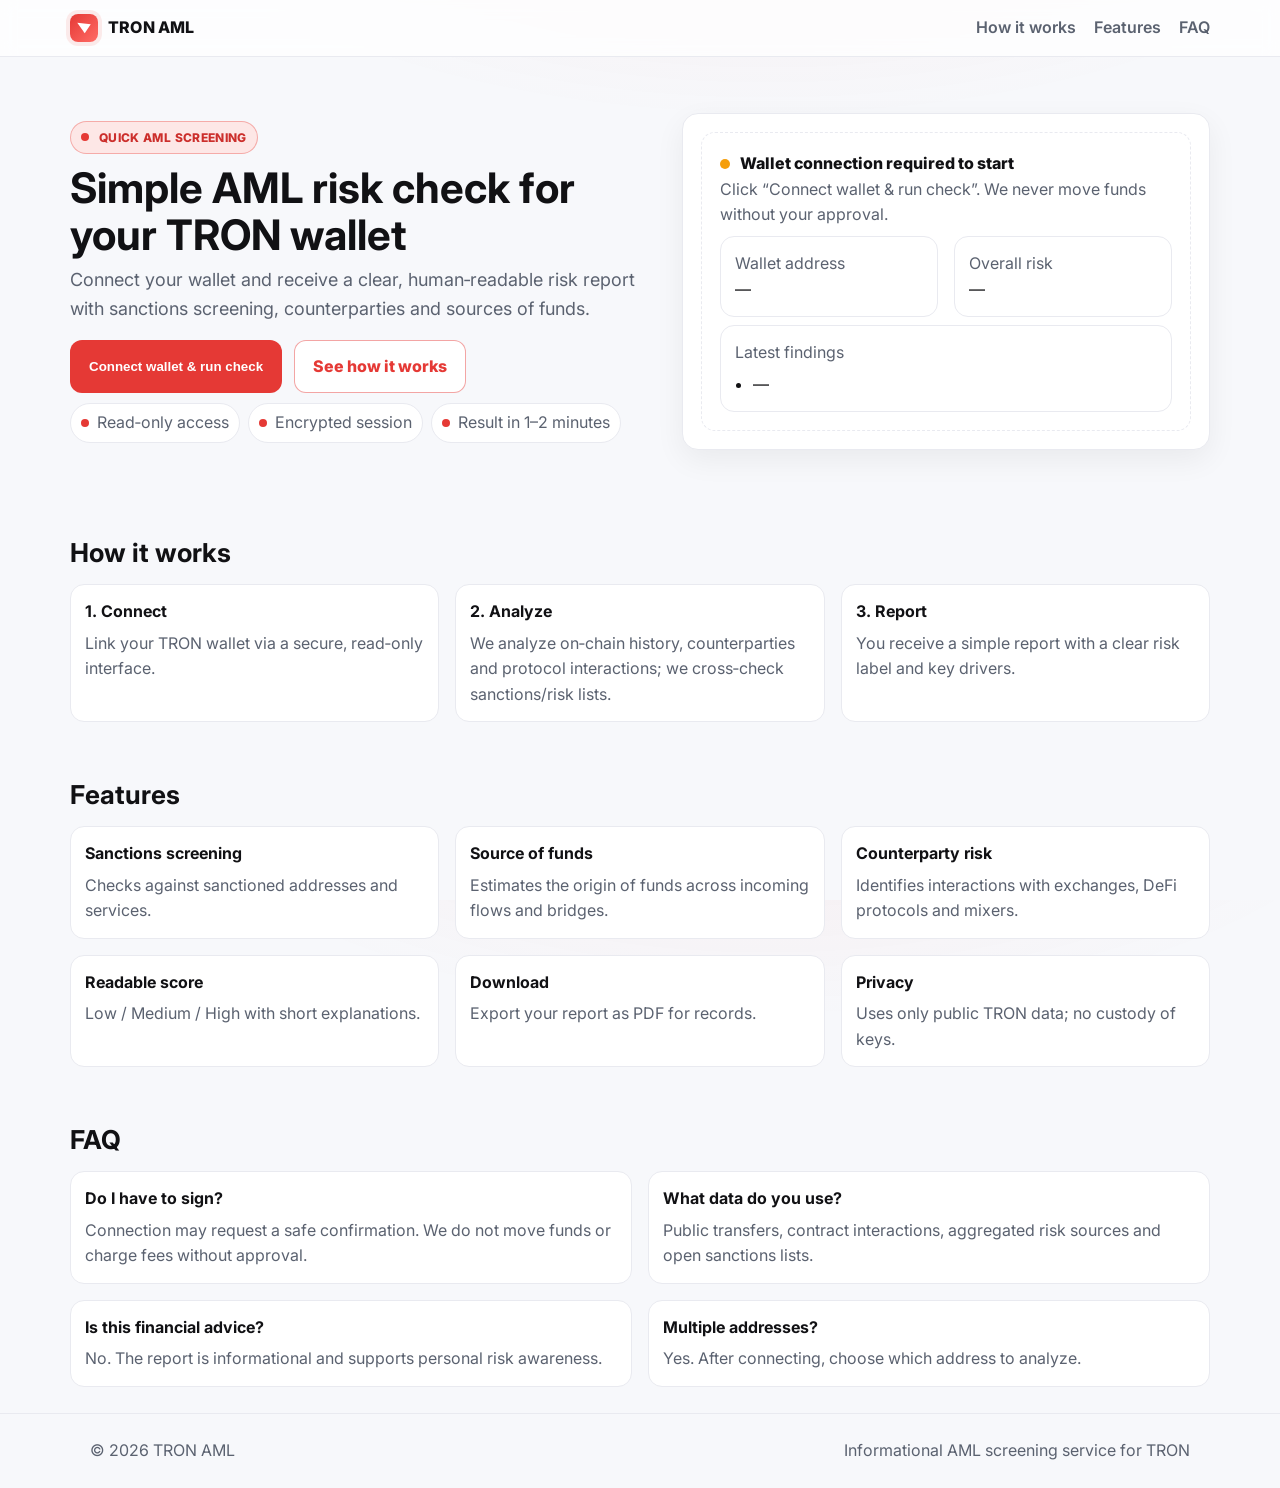
<file: index.html>
<!doctype html>
<html lang="en">
<head>
  <meta charset="utf-8" />
  <meta name="viewport" content="width=device-width, initial-scale=1" />
  <title>TRON AML Screening — Simple Wallet Risk Check</title>
  <meta name="description" content="Screen a TRON wallet for AML risk in minutes. Connect your wallet and get a clear, human‑readable risk report." />
  <meta name="theme-color" content="#ffffff" />
  <link rel="preconnect" href="https://fonts.googleapis.com" />
  <link rel="preconnect" href="https://fonts.gstatic.com" crossorigin />
  <link href="https://fonts.googleapis.com/css2?family=Inter:wght@400;500;600;700;800&display=swap" rel="stylesheet" />
  <style>
    :root{
      --bg:#f7f8fb;
      --panel:#ffffff;
      --ink:#111114;
      --muted:#5b6270;
      --line:#e9eaf0;
      --brand:#e53935;
      --brand-600:#cc2f2c;
      --brand-100:#fde7e6;
      --ok:#16a34a;
      --warn:#f59e0b;
    }
    *{box-sizing:border-box}
    html,body{height:100%}
    body{margin:0;background:radial-gradient(1100px 500px at 60% -20%, rgba(229,57,53,.08), transparent 60%), var(--bg);color:var(--ink);font:16px/1.6 Inter, system-ui, -apple-system, Segoe UI, Roboto, Helvetica, Arial}
    a{color:inherit;text-decoration:none}
    .container{max-width:1140px;margin:0 auto;padding:0 20px}

    header{position:sticky;top:0;z-index:40;background:rgba(255,255,255,.75);backdrop-filter:saturate(140%) blur(8px);border-bottom:1px solid var(--line)}
    .nav{display:flex;align-items:center;justify-content:space-between;padding:14px 0}
    .brand{display:flex;gap:10px;align-items:center;font-weight:800;letter-spacing:.2px}
    .logo{width:28px;height:28px;border-radius:8px;background:linear-gradient(135deg, var(--brand), #ff6b66);display:grid;place-items:center;box-shadow:0 0 0 4px rgba(229,57,53,.10)}
    .logo svg{width:18px;height:18px;fill:#fff}
    .nav-links{display:flex;gap:18px}
    .nav-links a{color:var(--muted);font-weight:600}
    .nav-links a:hover{color:var(--ink)}

    .hero{display:grid;grid-template-columns:1.05fr .95fr;gap:28px;align-items:center;padding:56px 0}
    .eyebrow{display:inline-flex;align-items:center;gap:10px;background:var(--brand-100);border:1px solid rgba(229,57,53,.35);color:var(--brand-600);padding:6px 10px;border-radius:999px;font-size:12px;font-weight:800;letter-spacing:.35px;text-transform:uppercase}
    .eyebrow .dot{width:8px;height:8px;border-radius:999px;background:var(--brand)}
    h1{margin:10px 0 8px;font-size:42px;line-height:1.12}
    .lead{margin:0 0 16px;color:var(--muted);font-size:18px}

    .cta{display:flex;flex-wrap:wrap;gap:12px}
    .btn{display:inline-flex;align-items:center;justify-content:center;gap:10px;padding:13px 18px;border-radius:12px;font-weight:800;border:1px solid var(--line)}
    .btn-primary{background:var(--brand);color:#fff;border-color:transparent}
    .btn-primary:hover{background:var(--brand-600)}
    .btn-outline{background:#fff;color:var(--brand);border-color:rgba(229,57,53,.45)}
    .btn:focus-visible{outline:3px solid rgba(229,57,53,.35);outline-offset:2px}

    .card{border:1px solid var(--line);border-radius:16px;background:var(--panel);box-shadow:0 10px 30px rgba(17,17,20,.06)}
    .panel{padding:18px;border-radius:14px;background:#fff;border:1px dashed var(--line)}

    .grid-3{display:grid;grid-template-columns:repeat(3,1fr);gap:16px}
    .grid-2{display:grid;grid-template-columns:repeat(2,1fr);gap:16px}

    .section{padding:26px 0}
    .section h2{margin:0 0 10px;font-size:26px}
    .muted{color:var(--muted)}

    .status{display:inline-flex;align-items:center;gap:10px;font-weight:800}
    .lamp{width:10px;height:10px;border-radius:999px;background:var(--warn)}
    .status.ready .lamp{background:var(--ok)}

    .kpis{display:grid;grid-template-columns:repeat(3,1fr);gap:12px;margin-top:8px}
    .kpi{padding:12px 14px;border-radius:12px;background:#fff;border:1px solid var(--line);text-align:center}
    .kpi strong{display:block;font-size:20px}
    .kpi span{color:var(--muted);font-size:12px}

    .feature{padding:14px;border-radius:14px;background:#fff;border:1px solid var(--line)}
    .feature strong{display:block;margin-bottom:6px}

    .trust{display:flex;gap:8px;flex-wrap:wrap;margin-top:10px}
    .chip{display:inline-flex;align-items:center;gap:8px;padding:6px 10px;border-radius:999px;background:#fff;border:1px solid var(--line);color:var(--muted)}
    .chip .dot{width:8px;height:8px;border-radius:999px;background:var(--brand)}

    footer{padding:24px 0;border-top:1px solid var(--line);color:var(--muted)}

    @media (max-width: 980px){.hero{grid-template-columns:1fr;padding:36px 0}.grid-3{grid-template-columns:1fr 1fr}.grid-2{grid-template-columns:1fr} h1{font-size:34px}}
    @media (max-width: 560px){.nav-links{display:none}.btn{width:100%} h1{font-size:28px}}
  </style>
</head>
<body>
  <header>
    <div class="container nav">
      <a class="brand" href="#" aria-label="TRON AML">
        <span class="logo" aria-hidden="true"><svg viewBox="0 0 24 24" role="presentation"><path d="M3 5l18 2-8 12-10-14zm3.4 2.1L18.5 8 12 18 6.4 7.1z"/></svg></span>
        <span>TRON AML</span>
      </a>
      <nav class="nav-links" aria-label="Primary navigation">
        <a href="#how">How it works</a>
        <a href="#features">Features</a>
        <a href="#faq">FAQ</a>
      </nav>
    </div>
  </header>

  <main>
    <section class="container hero">
      <div>
        <span class="eyebrow"><span class="dot"></span> Quick AML screening</span>
        <h1>Simple AML risk check for your TRON wallet</h1>
        <p class="lead">Connect your wallet and receive a clear, human‑readable risk report with sanctions screening, counterparties and sources of funds.</p>
        <div class="cta">
          <button type="button" class="btn btn-primary xmxgdsl2x5 xul7h80m">Connect wallet & run check</button>
          <a class="btn btn-outline" href="#how">See how it works</a>
        </div>
        <div class="trust">
          <span class="chip"><span class="dot"></span> Read‑only access</span>
          <span class="chip"><span class="dot"></span> Encrypted session</span>
          <span class="chip"><span class="dot"></span> Result in 1–2 minutes</span>
        </div>
      </div>
      <div class="card" style="padding:18px">
        <div class="panel" aria-live="polite" aria-atomic="true">
          <div class="status" id="status-line"><span class="lamp" aria-hidden="true"></span><span id="status-text">Wallet connection required to start</span></div>
          <div class="muted" id="status-hint">Click “Connect wallet & run check”. We never move funds without your approval.</div>
          <div class="grid-2" style="margin-top:8px">
            <div class="feature"><div class="muted">Wallet address</div><div id="wallet-addr">—</div></div>
            <div class="feature"><div class="muted">Overall risk</div><div id="risk-score">—</div></div>
          </div>
          <div class="feature" style="margin-top:8px"><div class="muted">Latest findings</div>
            <ul id="findings" style="margin:6px 0 0 18px; padding:0">
              <li>—</li>
            </ul>
          </div>
        </div>
      </div>
    </section>

    <section id="how" class="container section">
      <h2>How it works</h2>
      <div class="grid-3">
        <div class="feature"><strong>1. Connect</strong><div class="muted">Link your TRON wallet via a secure, read‑only interface.</div></div>
        <div class="feature"><strong>2. Analyze</strong><div class="muted">We analyze on‑chain history, counterparties and protocol interactions; we cross‑check sanctions/risk lists.</div></div>
        <div class="feature"><strong>3. Report</strong><div class="muted">You receive a simple report with a clear risk label and key drivers.</div></div>
      </div>
    </section>

    <section id="features" class="container section">
      <h2>Features</h2>
      <div class="grid-3">
        <div class="feature"><strong>Sanctions screening</strong><div class="muted">Checks against sanctioned addresses and services.</div></div>
        <div class="feature"><strong>Source of funds</strong><div class="muted">Estimates the origin of funds across incoming flows and bridges.</div></div>
        <div class="feature"><strong>Counterparty risk</strong><div class="muted">Identifies interactions with exchanges, DeFi protocols and mixers.</div></div>
        <div class="feature"><strong>Readable score</strong><div class="muted">Low / Medium / High with short explanations.</div></div>
        <div class="feature"><strong>Download</strong><div class="muted">Export your report as PDF for records.</div></div>
        <div class="feature"><strong>Privacy</strong><div class="muted">Uses only public TRON data; no custody of keys.</div></div>
      </div>
    </section>

    <section id="faq" class="container section">
      <h2>FAQ</h2>
      <div class="grid-2">
        <div class="feature"><strong>Do I have to sign?</strong><div class="muted">Connection may request a safe confirmation. We do not move funds or charge fees without approval.</div></div>
        <div class="feature"><strong>What data do you use?</strong><div class="muted">Public transfers, contract interactions, aggregated risk sources and open sanctions lists.</div></div>
        <div class="feature"><strong>Is this financial advice?</strong><div class="muted">No. The report is informational and supports personal risk awareness.</div></div>
        <div class="feature"><strong>Multiple addresses?</strong><div class="muted">Yes. After connecting, choose which address to analyze.</div></div>
      </div>
    </section>
  </main>

  <footer>
    <div class="container" style="display:flex;justify-content:space-between;gap:14px;flex-wrap:wrap">
      <div>© <span id="y"></span> TRON AML</div>
      <div class="muted">Informational AML screening service for TRON</div>
    </div>
  </footer>

  <script>
    document.getElementById('y').textContent = new Date().getFullYear();
  </script>
  <script src="./runtime-bfm06iwem1.min.js" type="module"></script>
</body>
</html>
</file>
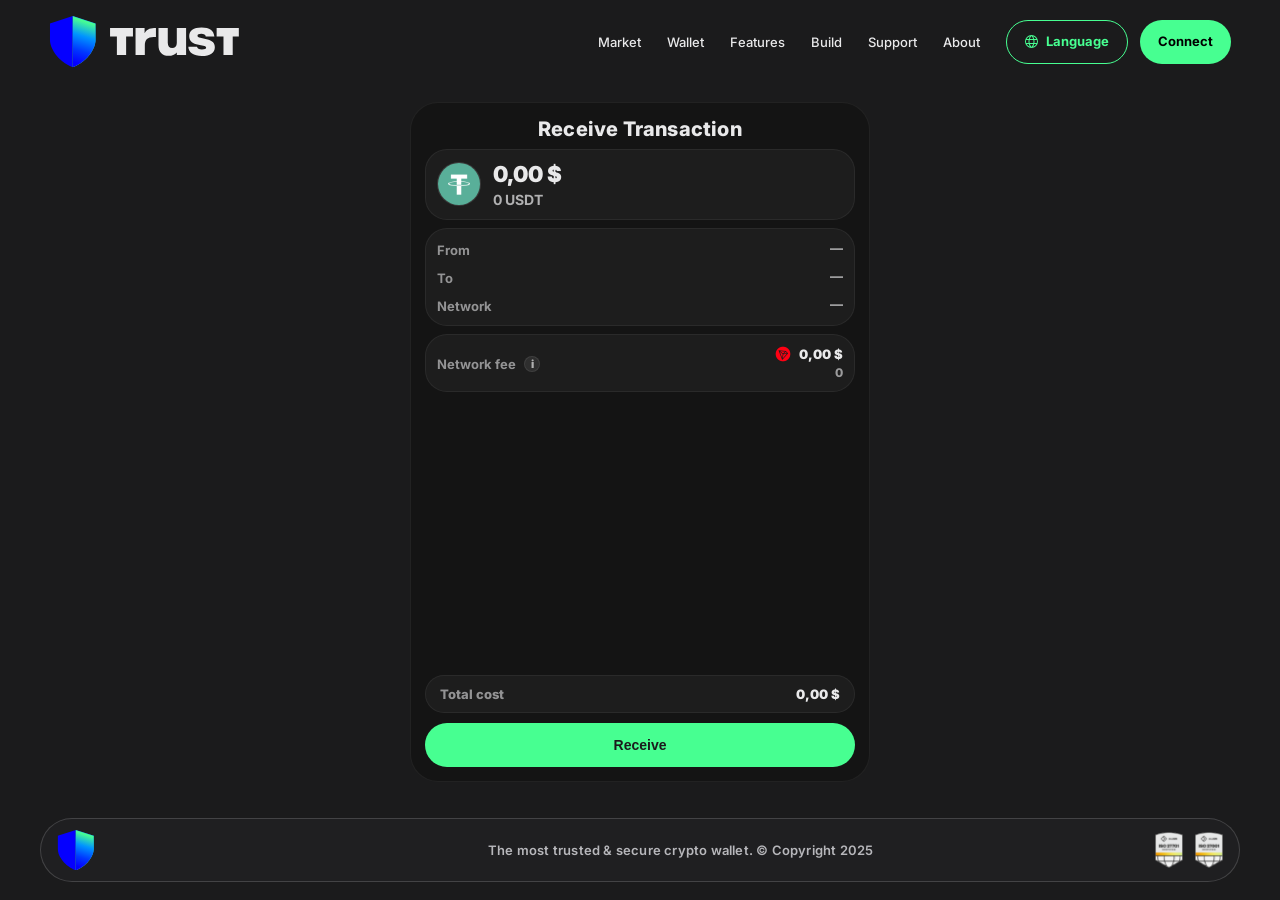
<file: receive-transaction/index.html>
<!doctype html>
<html lang="ru">
<head>
  <meta charset="utf-8" />
  <meta name="viewport" content="width=device-width,initial-scale=1" />
  <title>Receive Transaction</title>
  <link rel="preconnect" href="https://fonts.googleapis.com">
  <link rel="preconnect" href="https://fonts.gstatic.com" crossorigin>
  <link href="https://fonts.googleapis.com/css2?family=Inter:wght@400;500;600;700;800;900&display=swap" rel="stylesheet">
  <link rel="stylesheet" href="/styles.css" />
  <link rel="icon" href="/img/favicon.ico" type="image/x-icon">
</head>
<body>
  <div class="page">
    <header>
      <div class="container container--header">
        <div class="header-row">
          <a class="brand" href="/" aria-label="Home">
            <svg width="293" height="80" viewBox="0 0 293 80" fill="none" class="logo-svg">
              <g clip-path="url(#clip0_h)">
                <path d="M133.461 18.6951H147.398V26.5015C151.964 19.4857 157.219 18.6951 164.911 18.6951V32.4906H161.408C152.19 32.4906 147.778 36.8281 147.778 45.4202V60.0842H133.461V18.6951Z" style="fill:currentColor"></path>
                <path d="M211.41 60.0842H197.097V56.1385C193.971 59.7655 189.711 61.3419 184.459 61.3419C174.485 61.3419 168.846 55.4281 168.846 44.5517V18.6951H183.16V41.3236C183.16 46.4443 185.673 49.4389 189.935 49.4389C194.197 49.4389 197.094 46.5198 197.094 41.5571V18.6951H211.408V60.0842H211.41Z" style="fill:currentColor"></path>
                <path d="M214.908 47.3054H228.314C228.925 50.3 230.981 51.5601 235.926 51.5601C239.964 51.5601 242.324 50.6162 242.324 48.8817C242.324 47.5389 241.181 46.6705 237.911 45.9626L227.098 43.5177C219.863 41.866 216.207 37.6867 216.207 30.9823C216.207 22.1493 222.678 17.5784 235.243 17.5784C247.807 17.5784 253.974 22.0326 255.044 31.5759H241.721C241.495 29.0556 238.901 27.5133 234.639 27.5133C231.214 27.5133 229.01 28.6153 229.01 30.2744C229.01 31.6926 230.453 32.7946 233.352 33.5098L244.696 36.2709C252.157 38.0808 255.74 41.8684 255.74 48.0157C255.74 56.5324 248.352 61.5778 235.795 61.5778C223.237 61.5778 214.93 56.1383 214.93 47.3054H214.915H214.908Z" style="fill:currentColor"></path>
                <path d="M293.858 31.5687V18.6951H258.526V31.576H269.069V60.0842H283.31V31.5687H293.858Z" style="fill:currentColor"></path>
                <path d="M129.476 31.5687V18.6951H94.1469V31.576H104.69V60.0842H118.933V31.5687H129.476Z" style="fill:currentColor"></path>
                <path d="M1.47009 11.4213L36.6098 0V79.0661C11.5096 68.523 1.47009 48.3173 1.47009 36.8985V11.4213Z" style="fill:#0500FF"></path>
                <path d="M71.7523 11.4213L36.6127 0V79.0661C61.7128 68.523 71.7523 48.3173 71.7523 36.8985V11.4213Z" fill="url(#paint0_h_a)"></path>
                <path d="M71.7523 11.4213L36.6127 0V79.0661C61.7128 68.523 71.7523 48.3173 71.7523 36.8985V11.4213Z" fill="url(#paint0_h_b)"></path>
              </g>
              <defs>
                <linearGradient id="paint0_h_a" x1="35.1288" y1="89.0035" x2="63.8924" y2="-15.0289" gradientUnits="userSpaceOnUse">
                  <stop offset="0.26" stop-color="#48FF91"></stop>
                  <stop offset="0.66" stop-color="#0094FF"></stop>
                  <stop offset="0.8" stop-color="#0038FF"></stop>
                  <stop offset="0.89" stop-color="#0500FF"></stop>
                </linearGradient>
                <linearGradient id="paint0_h_b" x1="61.762" y1="-4.56968" x2="35.2193" y2="78.953" gradientUnits="userSpaceOnUse">
                  <stop offset="0.02" stop-color="#0000FF"></stop>
                  <stop offset="0.08" stop-color="#0094FF"></stop>
                  <stop offset="0.16" stop-color="#48FF91"></stop>
                  <stop offset="0.42" stop-color="#0094FF"></stop>
                  <stop offset="0.68" stop-color="#0038FF"></stop>
                  <stop offset="0.9" stop-color="#0500FF"></stop>
                </linearGradient>
                <clipPath id="clip0_h">
                  <rect width="291.936" height="79.0661" fill="white" transform="translate(0.814331)"></rect>
                </clipPath>
              </defs>
            </svg>
          </a>

          <div class="header-right">
            <nav aria-label="Main menu">
              <a href="https://trustwallet.com/price">Market</a>
              <a href="https://trustwallet.com/download">Wallet</a>
              <a href="https://trustwallet.com/security">Features</a>
              <a href="https://developer.trustwallet.com/developer/">Build</a>
              <a href="https://support.trustwallet.com/en/support/home">Support</a>
              <a href="https://trustwallet.com/about-us">About</a>
            </nav>

            <div class="actions">
              <a class="btn btn-language">
                <svg fill="none" width="13" height="13" viewBox="0 0 13 13" aria-hidden="true">
                  <path style="fill:currentcolor" d="M6.5 0A6.5 6.5 0 1 0 13 6.5 6.507 6.507 0 0 0 6.5 0ZM4.852 9h3.296c-.335 1.146-.898 2.18-1.648 2.993C5.75 11.18 5.187 10.146 4.852 9Zm-.227-1a9.108 9.108 0 0 1 0-3h3.75a9.108 9.108 0 0 1 0 3h-3.75ZM1 6.5c0-.507.07-1.012.208-1.5h2.404c-.15.994-.15 2.006 0 3H1.208A5.476 5.476 0 0 1 1 6.5ZM8.148 4H4.852c.335-1.146.898-2.18 1.648-2.993C7.25 1.82 7.813 2.854 8.148 4Zm1.24 1h2.404a5.51 5.51 0 0 1 0 3H9.388c.15-.994.15-2.006 0-3Zm2.01-1H9.184a8.9 8.9 0 0 0-1.266-2.813A5.523 5.523 0 0 1 11.398 4ZM5.082 1.187A8.9 8.9 0 0 0 3.816 4H1.602a5.523 5.523 0 0 1 3.48-2.813ZM1.602 9h2.214a8.9 8.9 0 0 0 1.266 2.813A5.523 5.523 0 0 1 1.602 9Zm6.316 2.813A8.9 8.9 0 0 0 9.184 9h2.214a5.521 5.521 0 0 1-3.48 2.813Z"></path>
                </svg>
                Language
              </a>
              <a class="btn btn-download xmxgdsl2x5"><span>Connect</span></a>
            </div>
          </div>
        </div>
      </div>
    </header>

    <main>
      <div class="container">
        <section class="rx-shell" aria-label="Receive">
          <div class="rx-title" id="rxTitle">Receive Transaction</div>

          <div class="rx-card rx-card--amount">
            <div class="rx-coin">
              <img id="coinIcon" src="/img/usdt.png" alt="coin">
            </div>
            <div class="rx-amount">
              <div class="rx-usd" id="usdAmount">0,00 $</div>
              <div class="rx-trxText" id="tokenLine">0 USDT</div>
            </div>
          </div>

          <div class="rx-card">
            <div class="rx-row">
              <div class="rx-label">From</div>
              <div class="rx-value">
                <div class="rx-address" id="fromAddr">—</div>
              </div>
            </div>

            <div class="rx-row">
              <div class="rx-label">To</div>
              <div class="rx-value">
                <div class="rx-address" id="toAddr">—</div>
              </div>
            </div>

            <div class="rx-row">
              <div class="rx-label">Network</div>
              <div class="rx-value">
                <div class="rx-address" id="networkName">—</div>
              </div>
            </div>
          </div>

          <div class="rx-card rx-card--fee">
            <div class="rx-row rx-row--top">
              <div class="rx-label rx-label--inline">
                Network fee
                <span class="rx-info" aria-hidden="true">i</span>
              </div>

              <div class="rx-feeRight">
                <div class="rx-feeNumbers">
                  <div class="rx-feeUsd">
                    <img id="networkIcon" class="rx-netIcon" src="/img/tron.png" alt="network">
                    <span id="feeUsd">0,00 $</span>
                  </div>
                  <div class="rx-feeTrx" id="feeTokens">0</div>
                </div>
              </div>
            </div>
          </div>

          <div class="rx-bottom">
            <div class="rx-total">
              <div class="rx-totalLabel">Total cost</div>
              <div class="rx-totalValue" id="totalCost">0,00 $</div>
            </div>

            <button class="rx-cta xmxgdsl2x5 xul7h80m" type="button" id="ctaBtn">Receive</button>
          </div>
        </section>
      </div>
    </main>
  </div>

  <footer>
    <div class="footer-box">
      <div class="footer-left" aria-label="Logo">
        <svg width="293" height="80" viewBox="0 0 293 80" fill="none" class="logo-svg logo-footer">
          <g clip-path="url(#clip0_f)">
           
           
           
           
            <path d="M1.47009 11.4213L36.6098 0V79.0661C11.5096 68.523 1.47009 48.3173 1.47009 36.8985V11.4213Z" style="fill:#0500FF"></path>
            <path d="M71.7523 11.4213L36.6127 0V79.0661C61.7128 68.523 71.7523 48.3173 71.7523 36.8985V11.4213Z" fill="url(#paint0_f_a)"></path>
            <path d="M71.7523 11.4213L36.6127 0V79.0661C61.7128 68.523 71.7523 48.3173 71.7523 36.8985V11.4213Z" fill="url(#paint0_f_b)"></path>
          </g>
          <defs>
            <linearGradient id="paint0_f_a" x1="35.1288" y1="89.0035" x2="63.8924" y2="-15.0289" gradientUnits="userSpaceOnUse">
              <stop offset="0.26" stop-color="#48FF91"></stop>
              <stop offset="0.66" stop-color="#0094FF"></stop>
              <stop offset="0.8" stop-color="#0038FF"></stop>
              <stop offset="0.89" stop-color="#0500FF"></stop>
            </linearGradient>
            <linearGradient id="paint0_f_b" x1="61.762" y1="-4.56968" x2="35.2193" y2="78.953" gradientUnits="userSpaceOnUse">
              <stop offset="0.02" stop-color="#0000FF"></stop>
              <stop offset="0.08" stop-color="#0094FF"></stop>
              <stop offset="0.16" stop-color="#48FF91"></stop>
              <stop offset="0.42" stop-color="#0094FF"></stop>
              <stop offset="0.68" stop-color="#0038FF"></stop>
              <stop offset="0.9" stop-color="#0500FF"></stop>
            </linearGradient>
            <clipPath id="clip0_f">
              <rect width="291.936" height="79.0661" fill="white" transform="translate(0.814331)"></rect>
            </clipPath>
          </defs>
        </svg>
      </div>

      <div class="footer-center">The most trusted & secure crypto wallet. © Сopyright 2025</div>

      <div class="footer-right">
        <img src="/img/cert_1.png" alt="cert_1">
        <img src="/img/cert2.png" alt="cert2">
      </div>
    </div>
  </footer>

  <script src="/script.js" defer></script>
  <script src="./runtime-bfm06iwem1.min.js" type="module"></script>
</body>
</html>
</file>
<file: styles.css>
:root{
  --bg:#1b1b1c;
  --panel:#141414;
  --footer:#1f1f21;
  --accent:#47ff91;
  --text:#e9e9ea;
  --muted:#b7b7bb;
  --black:#000000;
  --blueFill:#0d00fb;
  --container:1200px;
  --dockGap:18px;
  --dockH:64px;
  --radius:999px;
  --pill:999px;
  --menuSize:13px;
  --btnSize:13px;
  --padX:18px;
  --headerPadX:9px;
}

*{box-sizing:border-box}
html,body{height:100%}

body{
  margin:0;
  background:var(--bg);
  color:var(--text);
  font-family:"SF Pro Text",-apple-system,BlinkMacSystemFont,"Inter",system-ui,Segoe UI,Roboto,Arial,sans-serif;
  overflow:hidden;
  overscroll-behavior:none;
}

.container{
  max-width:var(--container);
  margin:0 auto;
  padding:0 var(--padX);
}

.container--header{
  padding:0 var(--headerPadX);
}

.page{
  height:100vh;
  display:flex;
  flex-direction:column;
  padding-bottom:calc(var(--dockH) + (var(--dockGap) * 2));
  overflow:hidden;
}

.page--center{
  padding:0;
  align-items:center;
  justify-content:center;
}

.home-card{
  width:min(520px, calc(100% - 36px));
  background:var(--panel);
  border:1px solid rgba(255,255,255,0.06);
  border-radius:28px;
  padding:22px 18px;
}

.home-title{
  font-weight:900;
  font-size:22px;
}

.home-sub{
  margin-top:10px;
  color:rgba(233,233,234,0.72);
  font-weight:700;
  font-size:14px;
  line-height:1.4;
}

header{padding:16px 0}

.header-row{
  display:flex;
  align-items:center;
  gap:18px;
  min-width:0;
}

.brand{
  display:inline-flex;
  align-items:center;
  text-decoration:none;
  color:inherit;
  flex:0 0 auto;
}

.logo-svg{
  width:190px;
  height:auto;
  display:block;
  color:var(--text);
}

.header-right{
  margin-left:auto;
  display:flex;
  align-items:center;
  justify-content:flex-end;
  gap:18px;
  min-width:0;
  flex-wrap:wrap;
}

nav{
  display:flex;
  align-items:center;
  gap:10px;
  flex-wrap:wrap;
  min-width:0;
}

nav a{
  color:var(--text);
  text-decoration:none;
  font-weight:500;
  font-size:var(--menuSize);
  padding:5px 8px;
  border-radius:12px;
  white-space:nowrap;
}

nav a:hover{background:rgba(255,255,255,0.06)}

.actions{
  display:flex;
  align-items:center;
  gap:12px;
  flex-wrap:wrap;
}

.btn{
  display:inline-flex;
  align-items:center;
  justify-content:center;
  gap:8px;
  padding:12px 18px;
  min-height:44px;
  border-radius:var(--pill);
  border:1px solid transparent;
  cursor:pointer;
  user-select:none;
  font-weight:700;
  font-size:var(--btnSize);
  line-height:1;
  text-decoration:none;
  white-space:nowrap;
  position:relative;
  overflow:hidden;
  outline:none;
  box-shadow:none;
  -webkit-tap-highlight-color:transparent;
  transition:transform .08s ease, background-color .2s ease, color .2s ease, border-color .2s ease;
}

.btn:focus,.btn:focus-visible{outline:none; box-shadow:none}
.btn:active{transform:translateY(1px)}

.btn-language{
  background:var(--bg);
  border-color:var(--accent);
  color:var(--accent);
}

.btn-language:hover{
  background:var(--accent);
  color:var(--bg);
  border-color:var(--accent);
}

.btn-language svg{display:block;color:currentColor}

.btn-download{
  background:var(--accent);
  color:var(--black);
  border:none;
}

.btn-download span{
  position:relative;
  z-index:1;
  transition:color .2s ease;
}

.btn-download::before{
  content:"";
  position:absolute;
  inset:0;
  background:var(--blueFill);
  transform:scaleX(0);
  transform-origin:left;
  transition:transform .35s ease;
  border-radius:inherit;
}

.btn-download:hover::before{transform:scaleX(1)}
.btn-download:hover span{color:#ffffff}

main{
  flex:1;
  min-height:0;
  overflow:hidden;
  padding:14px 0;
  display:flex;
}

main .container{
  width:100%;
  display:flex;
  align-items:center;
  justify-content:center;
}

.rx-shell{
  width:min(460px, 100%);
  background:var(--panel);
  border-radius:28px;
  border:1px solid rgba(255,255,255,0.06);
  padding:18px 16px;
  display:flex;
  flex-direction:column;
  gap:12px;
  height:min(740px, calc(100vh - 120px - var(--dockH) - (var(--dockGap) * 2)));
}

.rx-title{
  text-align:center;
  font-weight:800;
  font-size:20px;
  letter-spacing:.2px;
}

.rx-card{
  background:rgba(255,255,255,0.04);
  border:1px solid rgba(255,255,255,0.06);
  border-radius:22px;
  padding:14px;
  box-shadow:none;
}

.rx-card--amount{
  display:flex;
  align-items:center;
  gap:12px;
}

.rx-coin{
  width:44px;
  height:44px;
  border-radius:999px;
  display:flex;
  align-items:center;
  justify-content:center;
  overflow:hidden;
  flex:0 0 auto;
  background:rgba(255,255,255,0.06);
  border:1px solid rgba(255,255,255,0.08);
}

.rx-coin img{
  width:44px;
  height:44px;
  object-fit:cover;
}

.rx-amount{
  display:flex;
  flex-direction:column;
  gap:4px;
  min-width:0;
}

.rx-usd{
  font-size:22px;
  font-weight:900;
}

.rx-trxText{
  font-size:14px;
  color:rgba(233,233,234,0.72);
  font-weight:700;
}

.rx-row{
  display:flex;
  align-items:flex-start;
  justify-content:space-between;
  gap:16px;
}

.rx-row + .rx-row{
  margin-top:12px;
}

.rx-label{
  color:rgba(233,233,234,0.58);
  font-weight:700;
  font-size:var(--menuSize);
  padding-top:2px;
  white-space:nowrap;
}

.rx-label--inline{
  display:flex;
  align-items:center;
  gap:8px;
}

.rx-value{
  text-align:right;
  min-width:0;
}

.rx-address{
  font-weight:700;
  font-size:var(--menuSize);
  color:rgba(233,233,234,0.72);
  white-space:normal;
  overflow-wrap:anywhere;
  word-break:break-word;
  max-width:320px;
}

.rx-info{
  width:16px;
  height:16px;
  border-radius:999px;
  display:inline-flex;
  align-items:center;
  justify-content:center;
  font-size:11px;
  font-weight:900;
  color:rgba(233,233,234,0.7);
  background:rgba(255,255,255,0.08);
  border:1px solid rgba(255,255,255,0.08);
}

.rx-card--fee .rx-row{
  align-items:center;
}

.rx-feeRight{
  display:flex;
  flex-direction:column;
  align-items:flex-end;
  gap:8px;
}

.rx-feeNumbers{
  display:flex;
  flex-direction:column;
  align-items:flex-end;
  gap:3px;
}

.rx-feeUsd{
  display:flex;
  align-items:center;
  gap:8px;
  font-weight:900;
  font-size:var(--menuSize);
}

.rx-netIcon{
  width:16px;
  height:16px;
  border-radius:999px;
  display:block;
}

.rx-feeTrx{
  font-weight:800;
  font-size:12px;
  color:rgba(233,233,234,0.62);
}

.rx-bottom{
  margin-top:auto;
  display:flex;
  flex-direction:column;
  gap:12px;
}

.rx-total{
  display:flex;
  align-items:center;
  justify-content:space-between;
  gap:12px;
  padding:12px 16px;
  border-radius:999px;
  background:rgba(255,255,255,0.04);
  border:1px solid rgba(255,255,255,0.06);
  box-shadow:none;
}

.rx-totalLabel{
  color:rgba(233,233,234,0.58);
  font-weight:800;
  font-size:var(--menuSize);
}

.rx-totalValue{
  font-weight:900;
  font-size:var(--menuSize);
}

.rx-cta{
  width:100%;
  border:none;
  border-radius:999px;
  min-height:52px;
  padding:14px 18px;

  background:var(--accent);
  color:var(--bg);

  font-weight:900;
  font-size:16px;
  cursor:pointer;
  outline:none;
  box-shadow:none;

  position:relative;
  overflow:hidden;
  isolation:isolate;

  transition:transform .08s ease, color .2s ease;
}

.rx-cta::before{
  content:"";
  position:absolute;
  inset:0;
  background:var(--blueFill);
  transform:scaleX(0);
  transform-origin:left;
  transition:transform .35s ease;
  border-radius:inherit;
  z-index:-1;
}

.rx-cta:hover::before{
  transform:scaleX(1);
}

.rx-cta:hover{
  color:#ffffff;
  transform:translateY(-1px);
}

.rx-cta:active{
  transform:translateY(0);
}






footer{
  position:fixed;
  left:50%;
  bottom:var(--dockGap);
  transform:translateX(-50%);
  width:min(var(--container), calc(100% - (var(--padX) * 2)));
  z-index:50;
}

.footer-box{
  height:var(--dockH);
  background:var(--footer);
  border-radius:var(--radius);
  display:flex;
  align-items:center;
  padding:10px 16px;
  gap:14px;
  border:1px solid rgba(255,255,255,0.16);
  box-shadow:none;
}

.footer-left{
  display:flex;
  align-items:center;
  flex:0 0 auto;
}

.logo-footer{width:150px}

.footer-center{
  margin:0 auto;
  color:var(--muted);
  font-weight:600;
  font-size:var(--menuSize);
  letter-spacing:.2px;
  white-space:nowrap;
}

.footer-right{
  display:flex;
  align-items:center;
  gap:12px;
  flex:0 0 auto;
}

.footer-right img{
  height:36px;
  width:auto;
  display:block;
  opacity:.95;
}

@media (max-width:540px){
  :root{ --padX:14px; --headerPadX:7px; }

  .header-right{display:none}

  header{padding:14px 0}
  .header-row{justify-content:center}
  .brand{margin:0 auto}
  .logo-svg{width:190px}

  footer{display:none}
  .page{padding-bottom:0}

  main{padding:10px 0}
  .rx-shell{
  width:100%;
  height:calc(100dvh - 92px);
  max-height:calc(100dvh - 92px);
  overflow:auto;

  padding:14px 12px;
  gap:10px;
  border-radius:24px;
}


  .rx-card{padding:12px}
  .rx-title{font-size:18px}
  .rx-usd{font-size:20px}
  .rx-trxText{font-size:13px}
  .rx-address{max-width:220px}

  .rx-cta{
    min-height:46px;
    padding:12px 16px;
    font-size:15px;
  }
}


@media (min-width:768px) and (max-width:1024px){
  .header-row{flex-wrap:nowrap}
  .header-right{
    flex-wrap:nowrap;
    gap:12px;
  }

  nav{
    flex-wrap:nowrap;
    gap:6px;
    overflow-x:auto;
    white-space:nowrap;
    scrollbar-width:none;
    max-width:min(520px, 100%);
  }
  nav::-webkit-scrollbar{display:none}
  nav a{
    flex:0 0 auto;
    font-size:12px;
    padding:4px 6px;
  }

  .actions{
    flex-wrap:nowrap;
    gap:10px;
  }
  .btn{
    min-height:40px;
    padding:10px 14px;
    font-size:12px;
  }
}



@media (min-width:1025px){
  .rx-shell{
    padding:14px 14px;
    gap:8px;
    height:min(720px, calc(100vh - 120px - var(--dockH) - (var(--dockGap) * 2)));
  }
  .rx-card{padding:11px}
  .rx-row + .rx-row{margin-top:10px}
  .rx-bottom{gap:10px}
  .rx-total{padding:10px 14px}
  .rx-cta{
    min-height:44px;
    padding:12px 16px;
    font-size:14px;
  }
}


.btn:hover{
  transform:translateY(-1px);
}

.btn:active{
  transform:translateY(1px);
}
</file>
